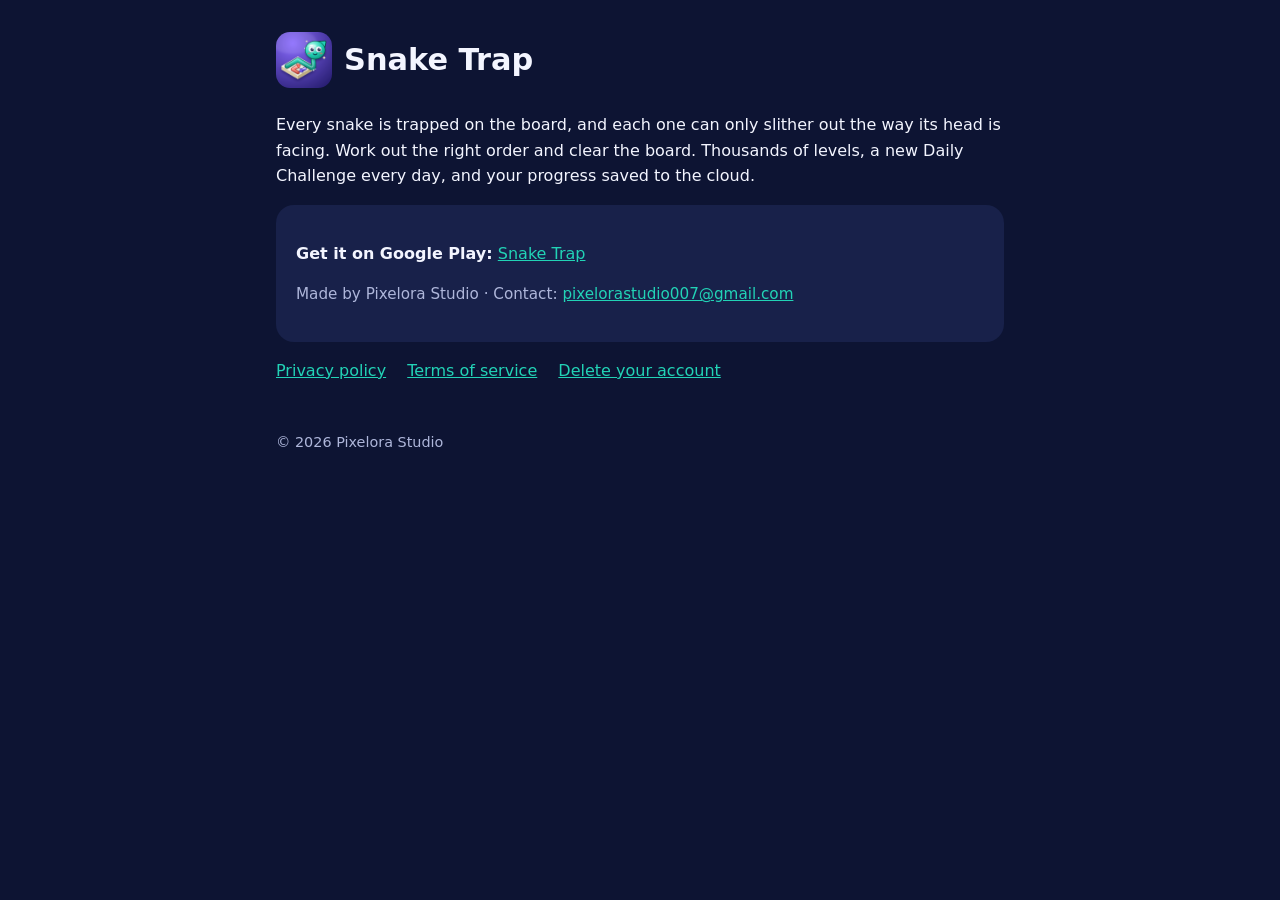
<file: index.html>
<!doctype html>
<html lang="en">
<head>
  <meta charset="utf-8" />
  <meta name="viewport" content="width=device-width, initial-scale=1" />
  <title>Snake Trap</title>
  <meta name="description" content="Snake Trap: free the snakes one by one. A calm, clever logic puzzle." />
  <link rel="stylesheet" href="style.css" />
</head>
<body>
<main>
  <header>
    <img src="icon.png" alt="Snake Trap icon" />
    <h1>Snake Trap</h1>
  </header>
  <p>Every snake is trapped on the board, and each one can only slither out the way its head
    is facing. Work out the right order and clear the board. Thousands of levels, a new Daily
    Challenge every day, and your progress saved to the cloud.</p>
  <div class="card">
    <p><strong>Get it on Google Play:</strong>
      <a href="https://play.google.com/store/apps/details?id=com.pixelora.arrowsnake">Snake Trap</a></p>
    <p class="muted">Made by Pixelora Studio · Contact: <a href="mailto:pixelorastudio007@gmail.com">pixelorastudio007@gmail.com</a></p>
  </div>
  <nav>
    <a href="privacy.html">Privacy policy</a>
    <a href="terms.html">Terms of service</a>
    <a href="delete-account.html">Delete your account</a>
  </nav>
  <footer>© 2026 Pixelora Studio</footer>
</main>
</body>
</html>
</file>
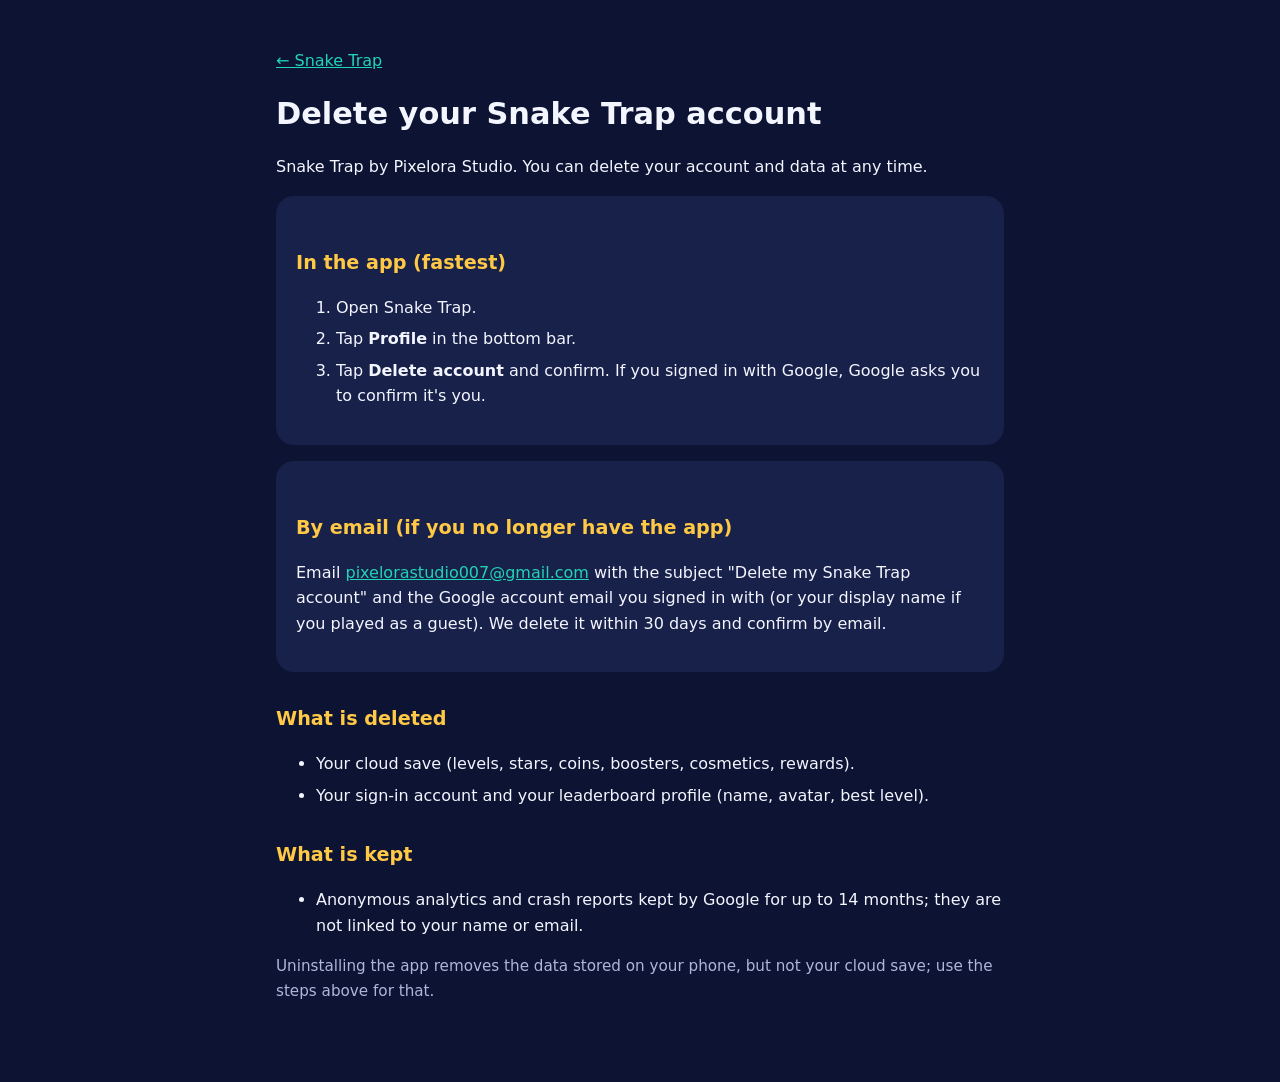
<file: delete-account.html>
<!doctype html>
<html lang="en">
<head>
  <meta charset="utf-8" />
  <meta name="viewport" content="width=device-width, initial-scale=1" />
  <title>Delete your Snake Trap account</title>
  <link rel="stylesheet" href="style.css" />
</head>
<body>
<main>
  <p><a href="index.html">← Snake Trap</a></p>
  <h1>Delete your Snake Trap account</h1>
  <p>Snake Trap by Pixelora Studio. You can delete your account and data at any time.</p>

  <div class="card">
    <h2>In the app (fastest)</h2>
    <ol>
      <li>Open Snake Trap.</li>
      <li>Tap <strong>Profile</strong> in the bottom bar.</li>
      <li>Tap <strong>Delete account</strong> and confirm. If you signed in with Google, Google
        asks you to confirm it's you.</li>
    </ol>
  </div>

  <div class="card">
    <h2>By email (if you no longer have the app)</h2>
    <p>Email <a href="mailto:pixelorastudio007@gmail.com?subject=Delete%20my%20Snake%20Trap%20account">pixelorastudio007@gmail.com</a>
      with the subject "Delete my Snake Trap account" and the Google account email you signed in
      with (or your display name if you played as a guest). We delete it within 30 days and
      confirm by email.</p>
  </div>

  <h2>What is deleted</h2>
  <ul>
    <li>Your cloud save (levels, stars, coins, boosters, cosmetics, rewards).</li>
    <li>Your sign-in account and your leaderboard profile (name, avatar, best level).</li>
  </ul>
  <h2>What is kept</h2>
  <ul>
    <li>Anonymous analytics and crash reports kept by Google for up to 14 months; they are not
      linked to your name or email.</li>
  </ul>
  <p class="muted">Uninstalling the app removes the data stored on your phone, but not your cloud
    save; use the steps above for that.</p>
</main>
</body>
</html>
</file>
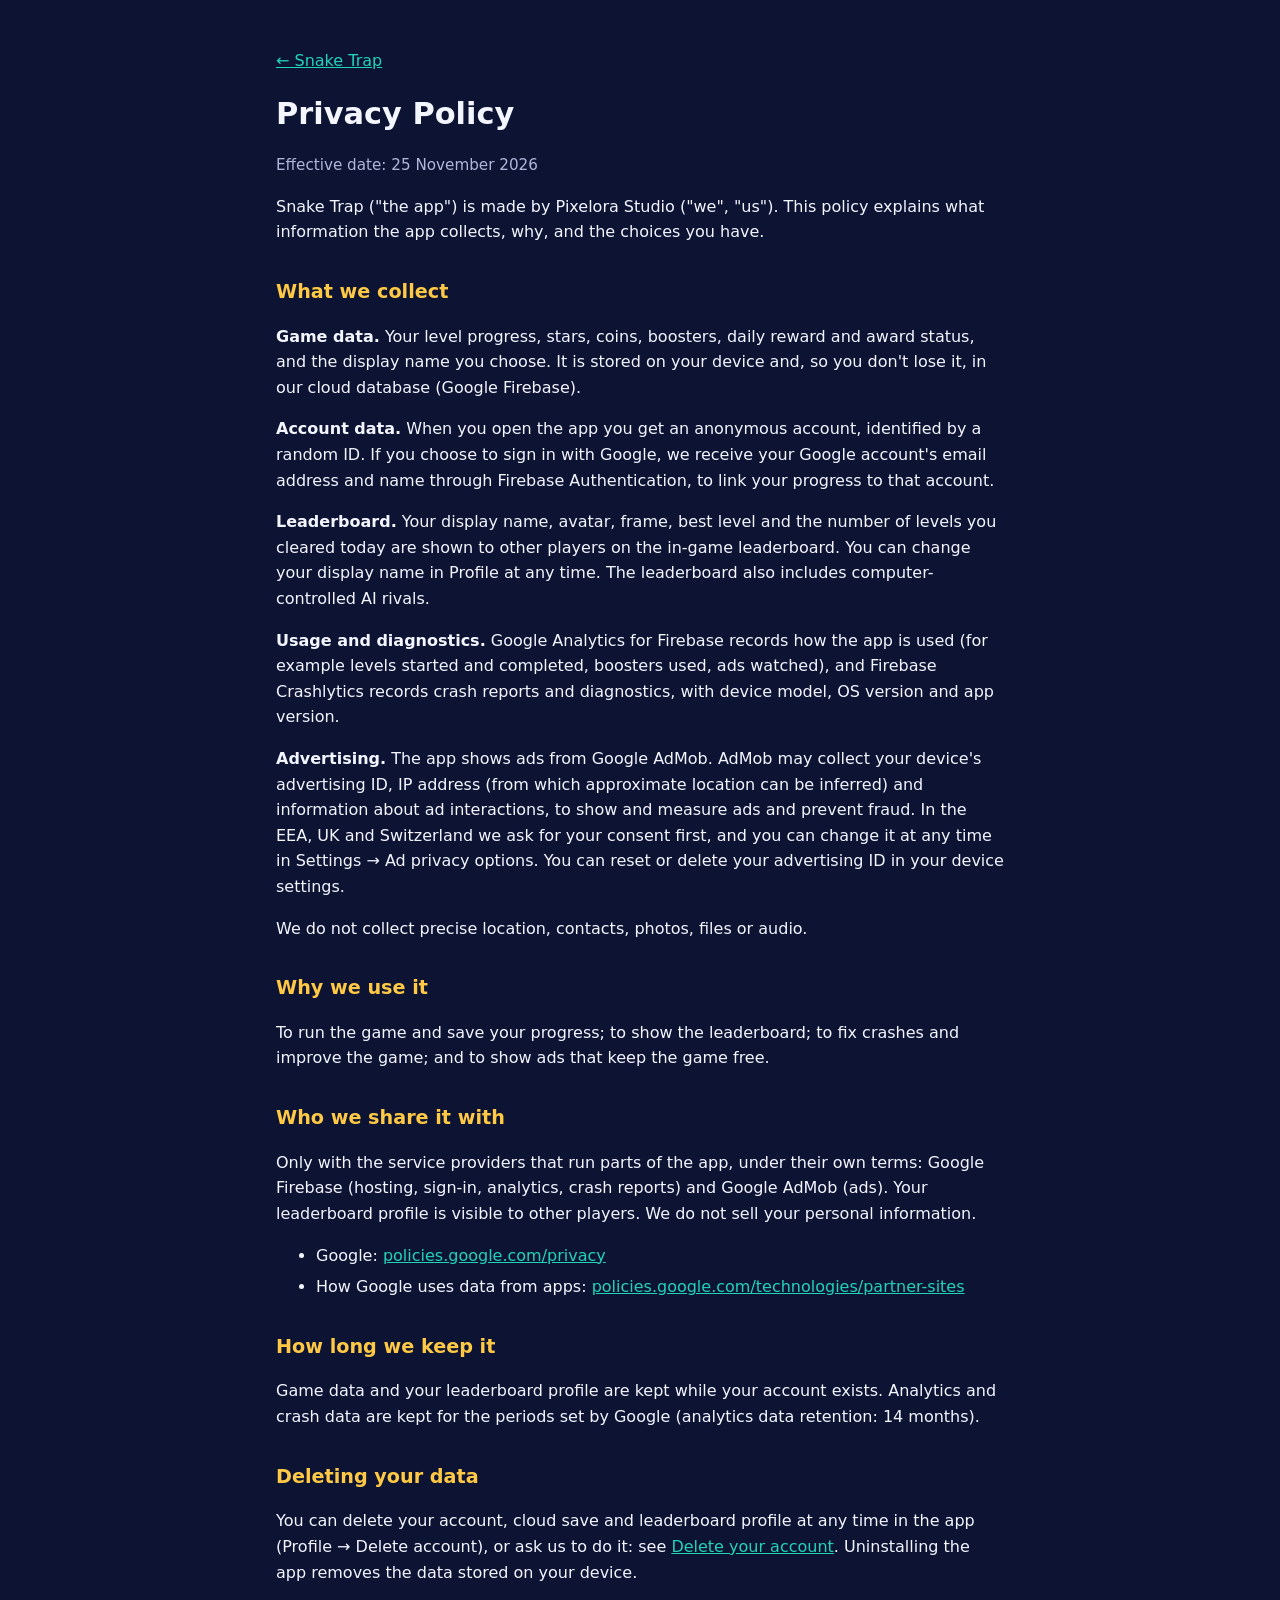
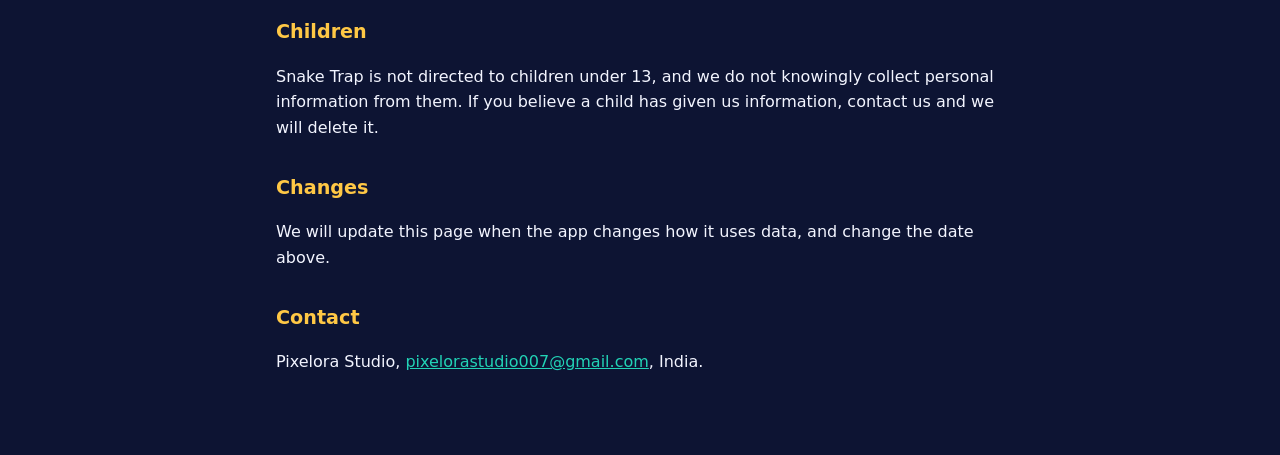
<file: privacy.html>
<!doctype html>
<html lang="en">
<head>
  <meta charset="utf-8" />
  <meta name="viewport" content="width=device-width, initial-scale=1" />
  <title>Snake Trap Privacy Policy</title>
  <link rel="stylesheet" href="style.css" />
</head>
<body>
<main>
  <p><a href="index.html">← Snake Trap</a></p>
  <h1>Privacy Policy</h1>
  <p class="muted">Effective date: 25 November 2026</p>

  <p>Snake Trap ("the app") is made by Pixelora Studio ("we", "us"). This policy explains what
    information the app collects, why, and the choices you have.</p>

  <h2>What we collect</h2>
  <p><strong>Game data.</strong> Your level progress, stars, coins, boosters, daily reward and award
    status, and the display name you choose. It is stored on your device and, so you don't lose it,
    in our cloud database (Google Firebase).</p>
  <p><strong>Account data.</strong> When you open the app you get an anonymous account, identified
    by a random ID. If you choose to sign in with Google, we receive your Google account's email
    address and name through Firebase Authentication, to link your progress to that account.</p>
  <p><strong>Leaderboard.</strong> Your display name, avatar, frame, best level and the number of
    levels you cleared today are shown to other players on the in-game leaderboard. You can change
    your display name in Profile at any time. The leaderboard also includes computer-controlled AI
    rivals.</p>
  <p><strong>Usage and diagnostics.</strong> Google Analytics for Firebase records how the app is
    used (for example levels started and completed, boosters used, ads watched), and Firebase
    Crashlytics records crash reports and diagnostics, with device model, OS version and app
    version.</p>
  <p><strong>Advertising.</strong> The app shows ads from Google AdMob. AdMob may collect your
    device's advertising ID, IP address (from which approximate location can be inferred) and
    information about ad interactions, to show and measure ads and prevent fraud. In the EEA, UK
    and Switzerland we ask for your consent first, and you can change it at any time in Settings →
    Ad privacy options. You can reset or delete your advertising ID in your device settings.</p>
  <p>We do not collect precise location, contacts, photos, files or audio.</p>

  <h2>Why we use it</h2>
  <p>To run the game and save your progress; to show the leaderboard; to fix crashes and improve
    the game; and to show ads that keep the game free.</p>

  <h2>Who we share it with</h2>
  <p>Only with the service providers that run parts of the app, under their own terms: Google
    Firebase (hosting, sign-in, analytics, crash reports) and Google AdMob (ads). Your leaderboard
    profile is visible to other players. We do not sell your personal information.</p>
  <ul>
    <li>Google: <a href="https://policies.google.com/privacy">policies.google.com/privacy</a></li>
    <li>How Google uses data from apps:
      <a href="https://policies.google.com/technologies/partner-sites">policies.google.com/technologies/partner-sites</a></li>
  </ul>

  <h2>How long we keep it</h2>
  <p>Game data and your leaderboard profile are kept while your account exists. Analytics and crash
    data are kept for the periods set by Google (analytics data retention: 14 months).</p>

  <h2>Deleting your data</h2>
  <p>You can delete your account, cloud save and leaderboard profile at any time in the app
    (Profile → Delete account), or ask us to do it: see
    <a href="delete-account.html">Delete your account</a>. Uninstalling the app removes the data
    stored on your device.</p>

  <h2>Children</h2>
  <p>Snake Trap is not directed to children under 13, and we do not knowingly collect personal
    information from them. If you believe a child has given us information, contact us and we will
    delete it.</p>

  <h2>Changes</h2>
  <p>We will update this page when the app changes how it uses data, and change the date above.</p>

  <h2>Contact</h2>
  <p>Pixelora Studio, <a href="mailto:pixelorastudio007@gmail.com">pixelorastudio007@gmail.com</a>, India.</p>
</main>
</body>
</html>
</file>
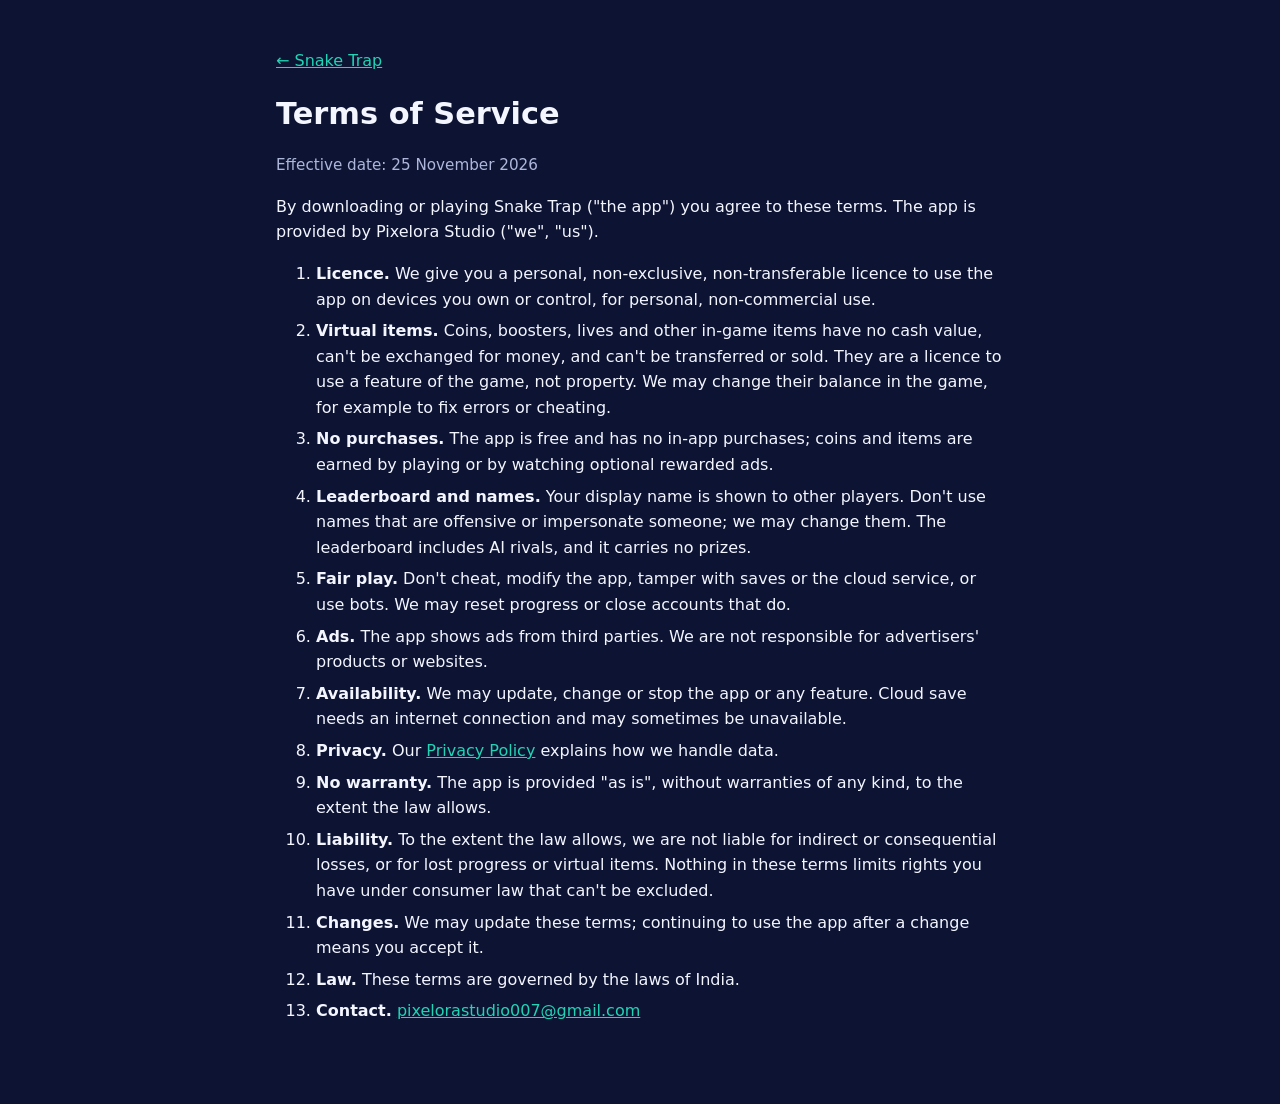
<file: terms.html>
<!doctype html>
<html lang="en">
<head>
  <meta charset="utf-8" />
  <meta name="viewport" content="width=device-width, initial-scale=1" />
  <title>Snake Trap Terms of Service</title>
  <link rel="stylesheet" href="style.css" />
</head>
<body>
<main>
  <p><a href="index.html">← Snake Trap</a></p>
  <h1>Terms of Service</h1>
  <p class="muted">Effective date: 25 November 2026</p>
  <p>By downloading or playing Snake Trap ("the app") you agree to these terms. The app is provided
    by Pixelora Studio ("we", "us").</p>
  
  <ol>
    <li><strong>Licence.</strong> We give you a personal, non-exclusive, non-transferable licence to
      use the app on devices you own or control, for personal, non-commercial use.</li>
    <li><strong>Virtual items.</strong> Coins, boosters, lives and other in-game items have no cash
      value, can't be exchanged for money, and can't be transferred or sold. They are a licence to
      use a feature of the game, not property. We may change their balance in the game, for example
      to fix errors or cheating.</li>
    <li><strong>No purchases.</strong> The app is free and has no in-app purchases; coins and items
      are earned by playing or by watching optional rewarded ads.</li>
    <li><strong>Leaderboard and names.</strong> Your display name is shown to other players. Don't
      use names that are offensive or impersonate someone; we may change them. The leaderboard
      includes AI rivals, and it carries no prizes.</li>
    <li><strong>Fair play.</strong> Don't cheat, modify the app, tamper with saves or the cloud
      service, or use bots. We may reset progress or close accounts that do.</li>
    <li><strong>Ads.</strong> The app shows ads from third parties. We are not responsible for
      advertisers' products or websites.</li>
    <li><strong>Availability.</strong> We may update, change or stop the app or any feature. Cloud
      save needs an internet connection and may sometimes be unavailable.</li>
    <li><strong>Privacy.</strong> Our <a href="privacy.html">Privacy Policy</a> explains how we
      handle data.</li>
    <li><strong>No warranty.</strong> The app is provided "as is", without warranties of any kind,
      to the extent the law allows.</li>
    <li><strong>Liability.</strong> To the extent the law allows, we are not liable for indirect or
      consequential losses, or for lost progress or virtual items. Nothing in these terms limits
      rights you have under consumer law that can't be excluded.</li>
    <li><strong>Changes.</strong> We may update these terms; continuing to use the app after a
      change means you accept it.</li>
    <li><strong>Law.</strong> These terms are governed by the laws of India.</li>
    <li><strong>Contact.</strong> <a href="mailto:pixelorastudio007@gmail.com">pixelorastudio007@gmail.com</a></li>
  </ol>
</main>
</body>
</html>
</file>
<file: style.css>
:root {
  --bg: #0d1433;
  --card: #18214a;
  --text: #f3f5ff;
  --muted: #aeb6da;
  --accent: #22d3b6;
  --sun: #ffc845;
}
* { box-sizing: border-box; }
body {
  margin: 0;
  font-family: system-ui, -apple-system, 'Segoe UI', Roboto, sans-serif;
  line-height: 1.6;
  color: var(--text);
  background: var(--bg);
}
main { max-width: 760px; margin: 0 auto; padding: 32px 16px 64px; }
header { display: flex; align-items: center; gap: 12px; margin-bottom: 24px; }
header img { width: 56px; height: 56px; border-radius: 14px; }
h1 { font-size: 1.9rem; margin: 0; }
h2 { color: var(--sun); font-size: 1.2rem; margin-top: 2rem; }
a { color: var(--accent); }
.card { background: var(--card); border-radius: 18px; padding: 20px; margin: 16px 0; }
.muted { color: var(--muted); font-size: 0.95rem; }
nav a { margin-right: 16px; }
footer { margin-top: 48px; color: var(--muted); font-size: 0.9rem; }
ol li, ul li { margin: 6px 0; }
</file>
